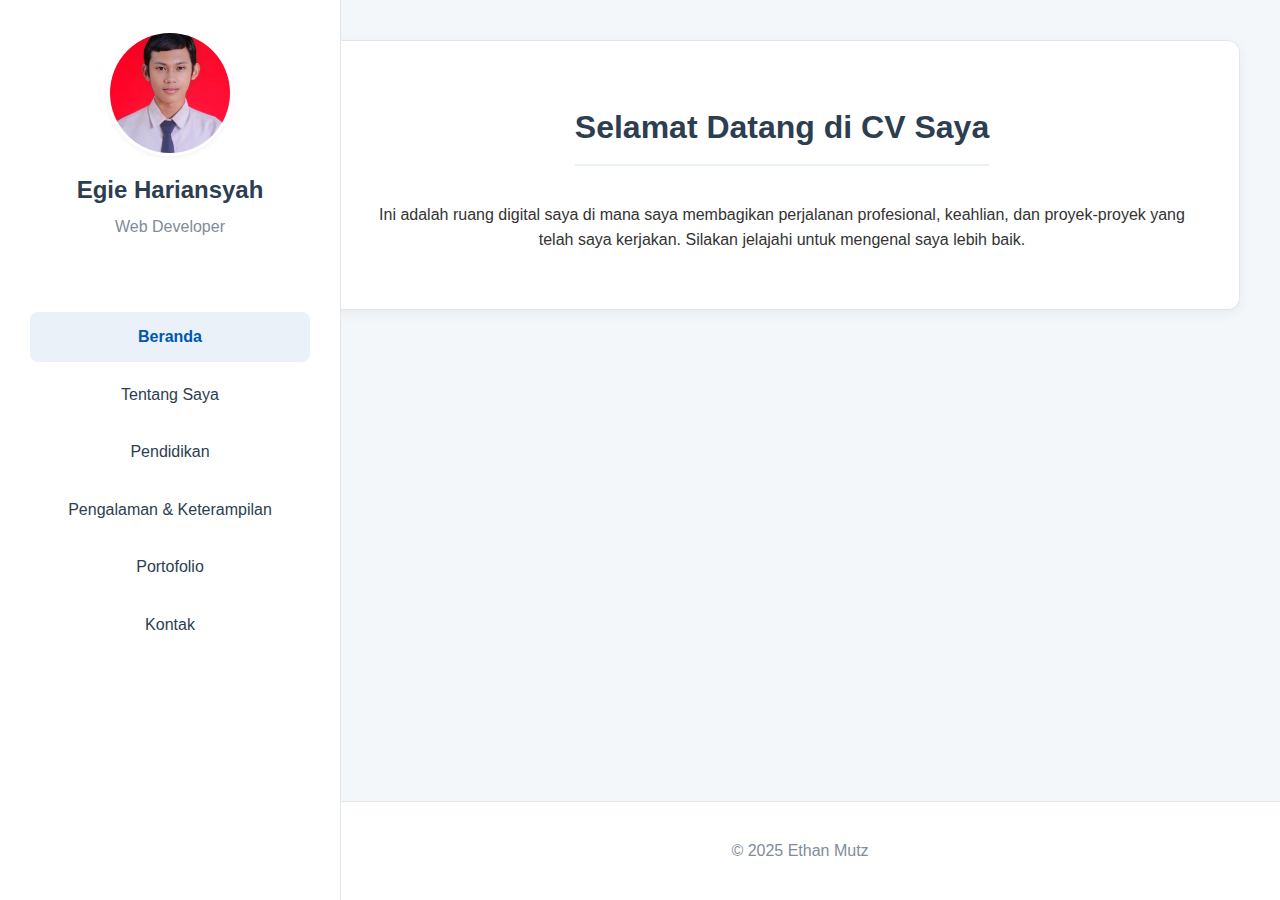
<file: index.html>
<!DOCTYPE html>
<html lang="id">
<head>
    <meta charset="UTF-8">
    <meta name="viewport" content="width=device-width, initial-scale=1.0">
    <title>Beranda - CV Anda</title>
    <link rel="stylesheet" href="style.css">
</head>
<body>
    <div class="hamburger-icon"><span></span><span></span><span></span></div>
    <div class="container">
        <!-- Sidebar -->
        <aside class="sidebar">
            <div class="profile">
                <img src="assets/egie.jpg" alt="Foto Profil Egie Hariansyah" class="profile-pic">
                <h2>Egie Hariansyah</h2>
                <p>Web Developer</p>
            </div>
            <nav>
                <ul>
                    <li><a href="index.html" class="active">Beranda</a></li>
                    <li><a href="tentang.html">Tentang Saya</a></li>
                    <li><a href="pendidikan.html">Pendidikan</a></li>
                    <li><a href="pengalaman.html">Pengalaman & Keterampilan</a></li>
                    <li><a href="portofolio.html">Portofolio</a></li>
                    <li><a href="kontak.html">Kontak</a></li>
                </ul>
            </nav>
        </aside>

        <!-- Content -->
        <main class="content">
            <section id="beranda" class="content-center">
                <h1>Selamat Datang di CV Saya</h1>
                <p>Ini adalah ruang digital saya di mana saya membagikan perjalanan profesional, keahlian, dan proyek-proyek yang telah saya kerjakan. Silakan jelajahi untuk mengenal saya lebih baik.</p>
            </section>
        </main>
    </div>

    <footer>
        <p>&copy; 2025 Ethan Mutz</p>
    </footer>
    <script src="script.js" defer></script>
</body>
</html>
</file>
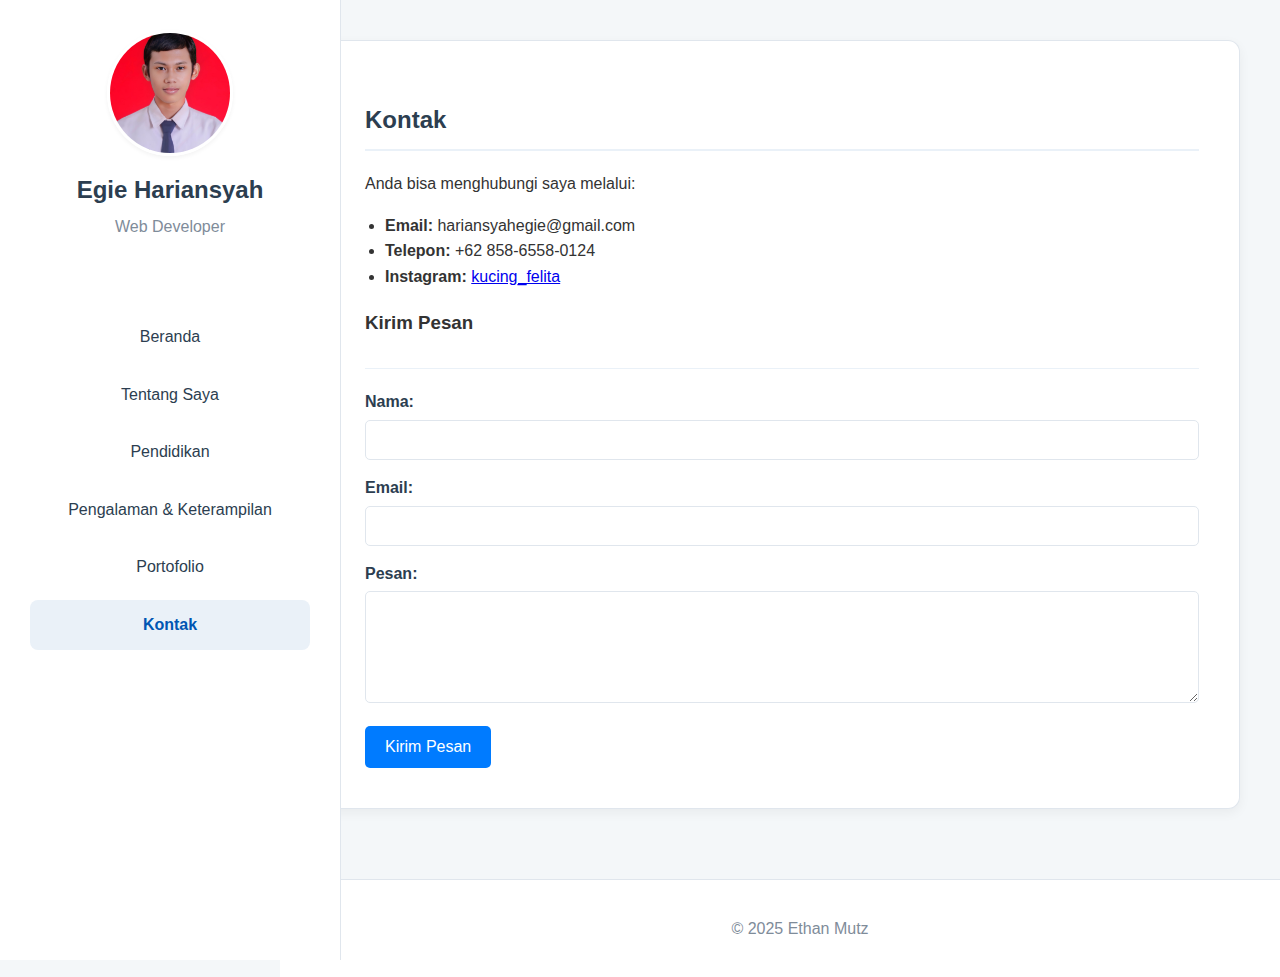
<file: kontak.html>
<!DOCTYPE html>
<html lang="id">
<head>
    <meta charset="UTF-8">
    <meta name="viewport" content="width=device-width, initial-scale=1.0">
    <title>Kontak - CV Anda</title>
    <link rel="stylesheet" href="style.css">
</head>
<body>
    <div class="hamburger-icon"><span></span><span></span><span></span></div>
    <div class="container">
        <!-- Sidebar -->
        <aside class="sidebar">
            <div class="profile">
                <img src="assets/egie.jpg" alt="Foto Profil Egie Hariansyah" class="profile-pic">
                <h2>Egie Hariansyah</h2>
                <p>Web Developer</p>
            </div>
            <nav>
                <ul>
                    <li><a href="index.html">Beranda</a></li>
                    <li><a href="tentang.html">Tentang Saya</a></li>
                    <li><a href="pendidikan.html">Pendidikan</a></li>
                    <li><a href="pengalaman.html">Pengalaman & Keterampilan</a></li>
                    <li><a href="portofolio.html">Portofolio</a></li>
                    <li><a href="kontak.html" class="active">Kontak</a></li>
                </ul>
            </nav>
        </aside>

        <!-- Content -->
        <main class="content">
            <section id="kontak">
                <h2>Kontak</h2>
                <p>Anda bisa menghubungi saya melalui:</p>
                <ul>
                    <li><strong>Email:</strong> hariansyahegie@gmail.com</li>
                    <li><strong>Telepon:</strong> +62 858-6558-0124</li>
                    <li><strong>Instagram:</strong> <a href="https://instagram.com/kucing_felita" target="_blank">kucing_felita</a></li>
                </ul>

                <h3>Kirim Pesan</h3>
                <form class="contact-form">
                    <div class="form-group">
                        <label for="name">Nama:</label>
                        <input type="text" id="name" name="name" required>
                    </div>
                    <div class="form-group">
                        <label for="email">Email:</label>
                        <input type="email" id="email" name="email" required>
                    </div>
                    <div class="form-group">
                        <label for="message">Pesan:</label>
                        <textarea id="message" name="message" rows="5" required></textarea>
                    </div>
                    <button type="submit">Kirim Pesan</button>
                </form>
            </section>
        </main>
    </div>

    <footer>
        <p>&copy; 2025 Ethan Mutz</p>
    </footer>
    <script src="script.js" defer></script>
</body>
</html>
</file>
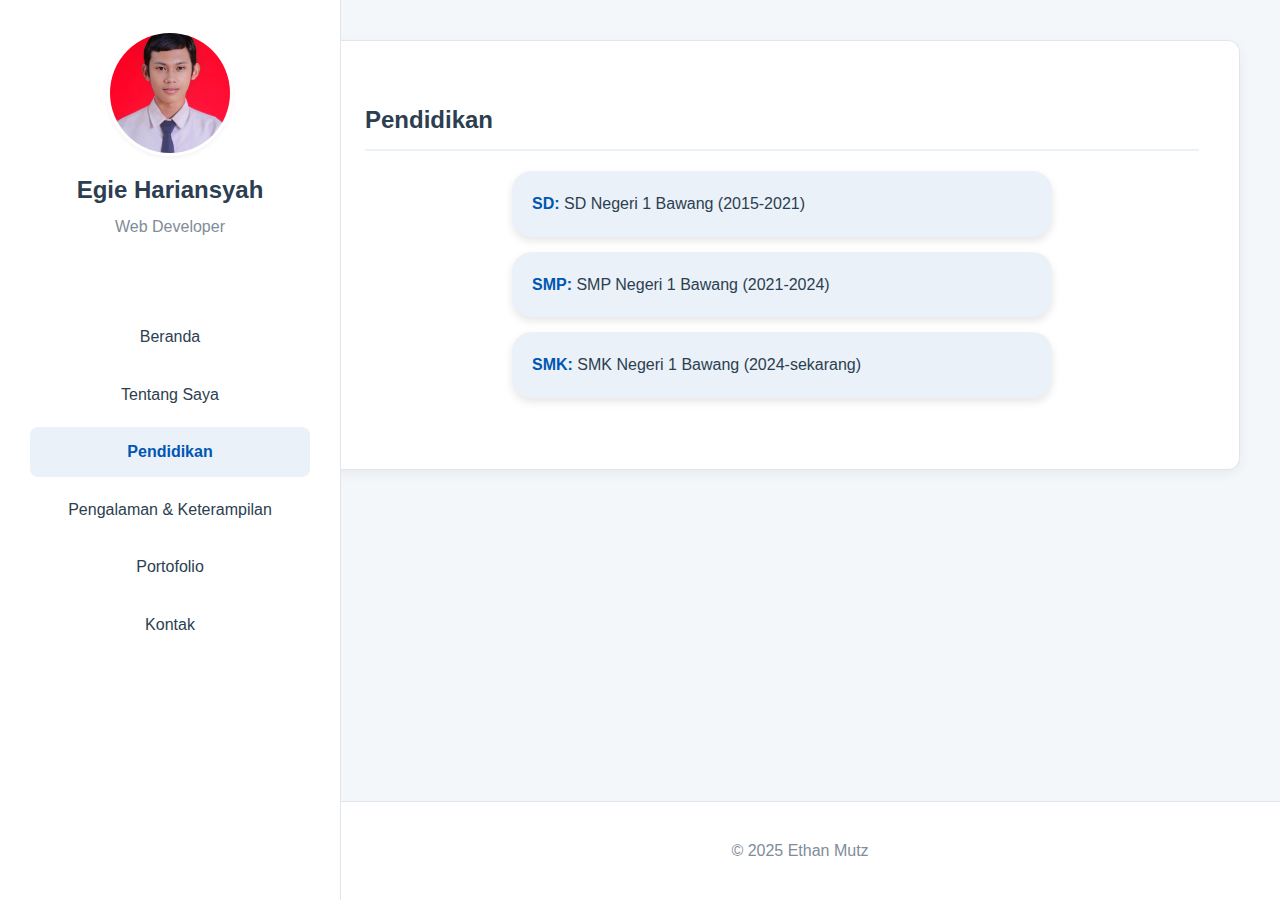
<file: pendidikan.html>
<!DOCTYPE html>
<html lang="id">
<head>
    <meta charset="UTF-8">
    <meta name="viewport" content="width=device-width, initial-scale=1.0">
    <title>Pendidikan - CV Anda</title>
    <link rel="stylesheet" href="style.css">
</head>
<body>
    <div class="hamburger-icon"><span></span><span></span><span></span></div>
    <div class="container">
        <!-- Sidebar -->
        <aside class="sidebar">
            <div class="profile">
                <img src="assets/egie.jpg" alt="Foto Profil Egie Hariansyah" class="profile-pic">
                <h2>Egie Hariansyah</h2>
                <p>Web Developer</p>
            </div>
            <nav>
                <ul>
                    <li><a href="index.html">Beranda</a></li>
                    <li><a href="tentang.html">Tentang Saya</a></li>
                    <li><a href="pendidikan.html" class="active">Pendidikan</a></li>
                    <li><a href="pengalaman.html">Pengalaman & Keterampilan</a></li>
                    <li><a href="portofolio.html">Portofolio</a></li>
                    <li><a href="kontak.html">Kontak</a></li>
                </ul>
            </nav>
        </aside>

        <!-- Content -->
        <main class="content">
            <section id="pendidikan">
                <h2>Pendidikan</h2>
                <ul>
                    <li><strong>SD:</strong> SD Negeri 1 Bawang (2015-2021)</li>
                    <li><strong>SMP:</strong> SMP Negeri 1 Bawang (2021-2024)</li>
                    <li><strong>SMK:</strong> SMK Negeri 1 Bawang (2024-sekarang)</li>
                </ul>
            </section>
        </main>
    </div>

    <footer>
        <p>&copy; 2025 Ethan Mutz</p>
    </footer>
    <script src="script.js" defer></script>
</body>
</html>
</file>
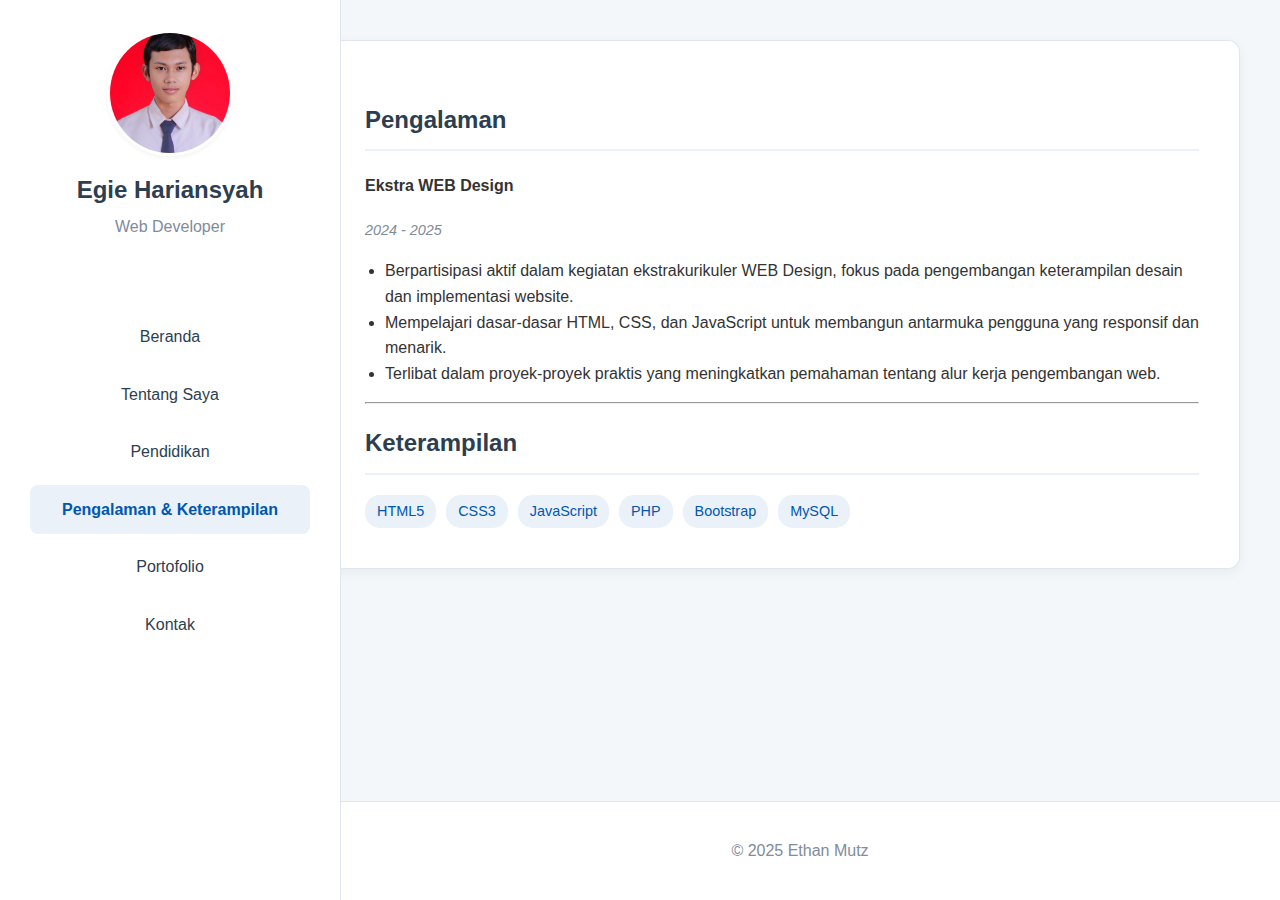
<file: pengalaman.html>
<!DOCTYPE html>
<html lang="id">
<head>
    <meta charset="UTF-8">
    <meta name="viewport" content="width=device-width, initial-scale=1.0">
    <title>Pengalaman & Keterampilan - CV Anda</title>
    <link rel="stylesheet" href="style.css">
</head>
<body>
    <div class="hamburger-icon"><span></span><span></span><span></span></div>
    <div class="container">
        <!-- Sidebar -->
        <aside class="sidebar">
            <div class="profile">
                <img src="assets/egie.jpg" alt="Foto Profil Egie Hariansyah" class="profile-pic">
                <h2>Egie Hariansyah</h2>
                <p>Web Developer</p>
            </div>
            <nav>
                <ul>
                    <li><a href="index.html">Beranda</a></li>
                    <li><a href="tentang.html">Tentang Saya</a></li>
                    <li><a href="pendidikan.html">Pendidikan</a></li>
                    <li><a href="pengalaman.html" class="active">Pengalaman & Keterampilan</a></li>
                    <li><a href="portofolio.html">Portofolio</a></li>
                    <li><a href="kontak.html">Kontak</a></li>
                </ul>
            </nav>
        </aside>

        <!-- Content -->
        <main class="content">
            <section id="pengalaman">
                <h2>Pengalaman</h2>
                <div class="item">
                    <h4>Ekstra WEB Design</h4>
                    <p class="tanggal">2024 - 2025</p>
                    <ul>
                        <li>Berpartisipasi aktif dalam kegiatan ekstrakurikuler WEB Design, fokus pada pengembangan keterampilan desain dan implementasi website.</li>
                        <li>Mempelajari dasar-dasar HTML, CSS, dan JavaScript untuk membangun antarmuka pengguna yang responsif dan menarik.</li>
                        <li>Terlibat dalam proyek-proyek praktis yang meningkatkan pemahaman tentang alur kerja pengembangan web.</li>
                    </ul>
                </div>
                
                <hr>
                <h2>Keterampilan</h2>
                <div class="keterampilan">
                    <span>HTML5</span>
                    <span>CSS3</span>
                    <span>JavaScript</span>
                    <span>PHP</span>
                    <span>Bootstrap</span>
                    <span>MySQL</span>
                </div>
            </section>
        </main>
    </div>

    <footer>
        <p>&copy; 2025 Ethan Mutz</p>
    </footer>
    <script src="script.js" defer></script>
</body>
</html>
</file>
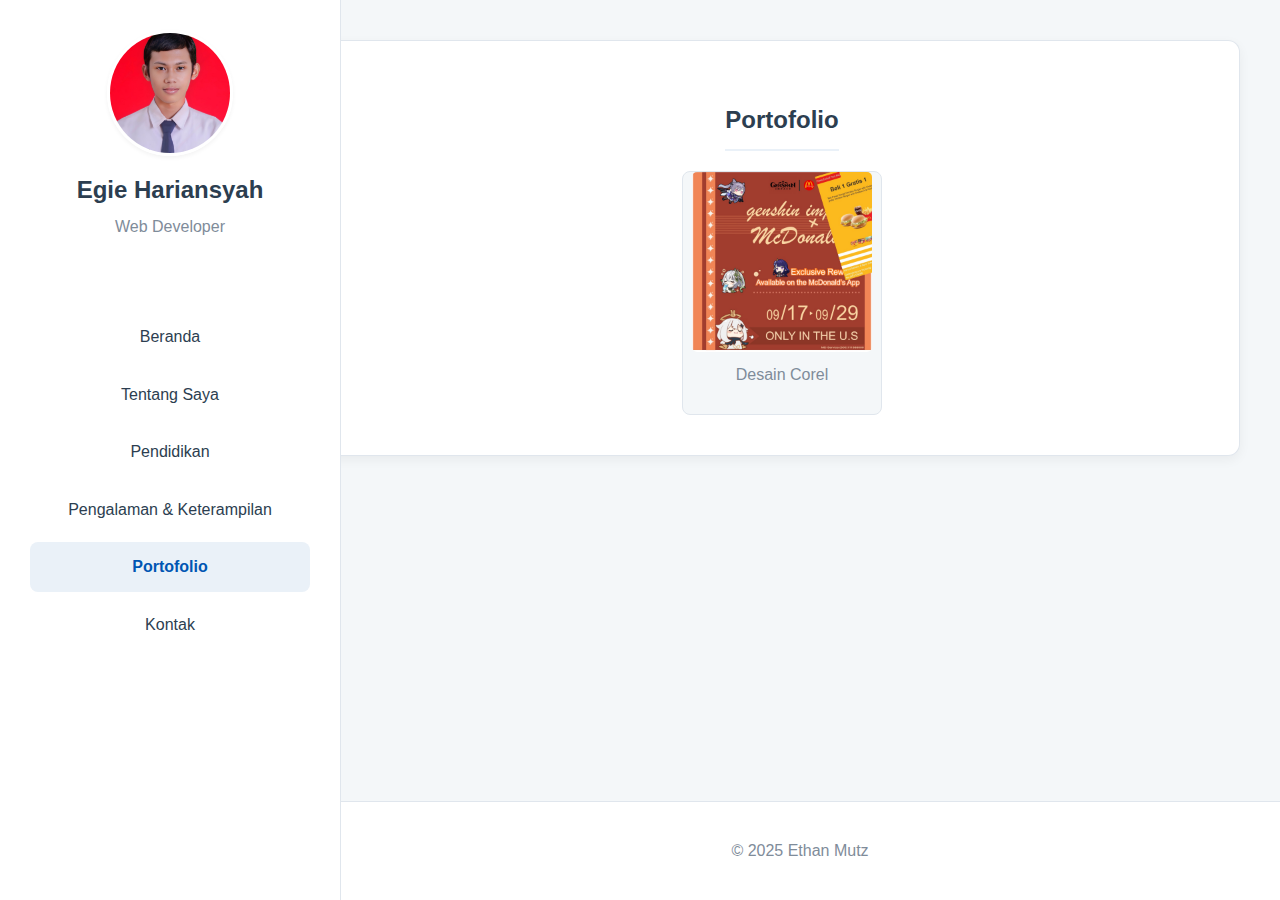
<file: portofolio.html>
<!DOCTYPE html>
<html lang="id">
<head>
    <meta charset="UTF-8">
    <meta name="viewport" content="width=device-width, initial-scale=1.0">
    <title>Portofolio - CV Anda</title>
    <link rel="stylesheet" href="style.css">
</head>
<body>
    <div class="hamburger-icon"><span></span><span></span><span></span></div>
    <div class="container">
        <!-- Sidebar -->
        <aside class="sidebar">
            <div class="profile">
                <img src="assets/egie.jpg" alt="Foto Profil Egie Hariansyah" class="profile-pic">
                <h2>Egie Hariansyah</h2>
                <p>Web Developer</p>
            </div>
            <nav>
                <ul>
                    <li><a href="index.html">Beranda</a></li>
                    <li><a href="tentang.html">Tentang Saya</a></li>
                    <li><a href="pendidikan.html">Pendidikan</a></li>
                    <li><a href="pengalaman.html">Pengalaman & Keterampilan</a></li>
                    <li><a href="portofolio.html" class="active">Portofolio</a></li>
                    <li><a href="kontak.html">Kontak</a></li>
                </ul>
            </nav>
        </aside>

        <!-- Content -->
        <main class="content">
            <section id="portofolio" class="content-center">
                <h2>Portofolio</h2>
                <div class="gallery">
                    <div class="gallery-item">
                        <img src="assets/post.jpeg" alt="Desain Corel">
                        <p>Desain Corel</p>
                    </div>
                </div>
            </section>
        </main>
    </div>

    <footer>
        <p>&copy; 2025 Ethan Mutz</p>
    </footer>
    <script src="script.js" defer></script>
</body>
</html>
</file>
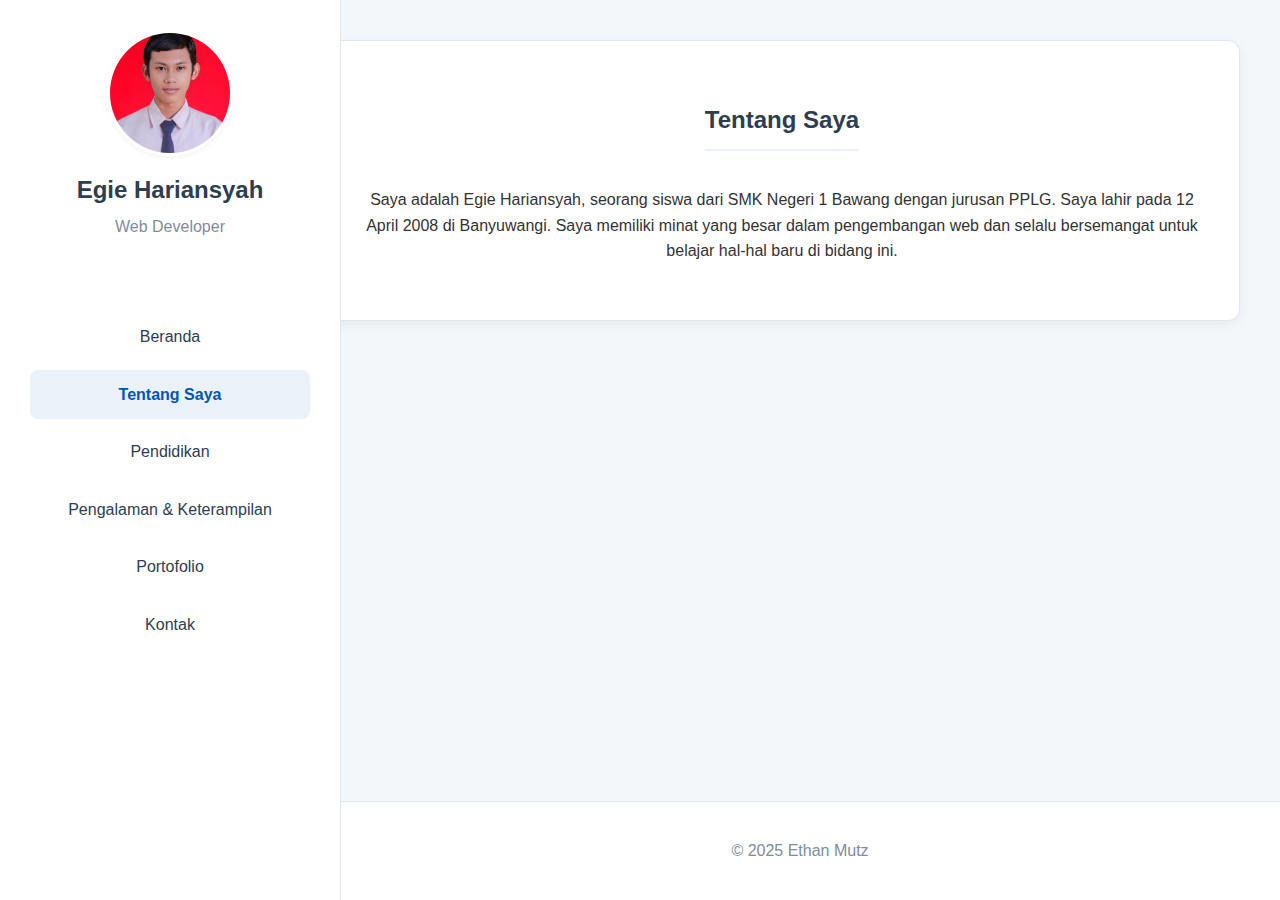
<file: tentang.html>
<!DOCTYPE html>
<html lang="id">
<head>
    <meta charset="UTF-8">
    <meta name="viewport" content="width=device-width, initial-scale=1.0">
    <title>Tentang Saya - CV Anda</title>
    <link rel="stylesheet" href="style.css">
</head>
<body>
    <div class="hamburger-icon"><span></span><span></span><span></span></div>
    <div class="container">
        <!-- Sidebar -->
        <aside class="sidebar">
            <div class="profile">
                <img src="assets/egie.jpg" alt="Foto Profil Egie Hariansyah" class="profile-pic">
                <h2>Egie Hariansyah</h2>
                <p>Web Developer</p>
            </div>
            <nav>
                <ul>
                    <li><a href="index.html">Beranda</a></li>
                    <li><a href="tentang.html" class="active">Tentang Saya</a></li>
                    <li><a href="pendidikan.html">Pendidikan</a></li>
                    <li><a href="pengalaman.html">Pengalaman & Keterampilan</a></li>
                    <li><a href="portofolio.html">Portofolio</a></li>
                    <li><a href="kontak.html">Kontak</a></li>
                </ul>
            </nav>
        </aside>

        <!-- Content -->
        <main class="content">
            <section id="tentang" class="content-center">
                <h2>Tentang Saya</h2>
                <p>Saya adalah Egie Hariansyah, seorang siswa dari SMK Negeri 1 Bawang dengan jurusan PPLG. Saya lahir pada 12 April 2008 di Banyuwangi. Saya memiliki minat yang besar dalam pengembangan web dan selalu bersemangat untuk belajar hal-hal baru di bidang ini.</p>
            </section>
        </main>
    </div>

    <footer>
        <p>&copy; 2025 Ethan Mutz</p>
    </footer>
    <script src="script.js" defer></script>
</body>
</html>
</file>
<file: style.css>
/* General Styling */
@keyframes fadeIn {
    from {
        opacity: 0;
        transform: translateY(20px);
    }
    to {
        opacity: 1;
        transform: translateY(0);
    }
}

body {
    font-family: -apple-system, BlinkMacSystemFont, 'Segoe UI', Roboto, 'Helvetica Neue', Arial, sans-serif;
    background-color: #f4f7f9;
    color: #333;
    margin: 0;
    line-height: 1.6;
    display: flex; /* Make body a flex container */
    flex-direction: column; /* Stack children vertically */
    min-height: 100vh; /* Ensure body takes full viewport height */
    overflow-x: hidden; /* Prevent horizontal scroll when sidebar slides out */
}

.container {
    display: flex;
    width: 100%;
    flex-grow: 1; /* Allow container to grow and fill available space */
}

/* Sidebar Styling */
.sidebar {
    width: 280px;
    background-color: #ffffff;
    padding: 30px;
    position: fixed; /* Keep fixed for large screens */
    height: 100%; /* Still 100% of viewport height for fixed sidebar */
    border-right: 1px solid #e0e6ed;
    display: flex;
    flex-direction: column;
    align-items: center;
    text-align: center;
    z-index: 1000; /* Ensure sidebar is on top */
    transition: transform 0.3s ease-in-out; /* Add transition for smooth slide */
}

.profile .profile-pic {
    width: 120px;
    height: 120px;
    border-radius: 50%;
    margin: 0 auto 15px auto;
    border: 3px solid #ffffff;
    box-shadow: 0 2px 4px rgba(0,0,0,0.05);
    object-fit: cover; /* Ensure image covers the area without distortion */
    display: block; /* Remove extra space below image */
}

.profile h2 {
    margin: 0;
    color: #2c3e50;
}

.profile p {
    margin-top: 5px;
    color: #7f8c9a;
}

.sidebar nav {
    margin-top: 40px;
    width: 100%;
}

.sidebar nav ul {
    list-style: none;
    padding: 0;
}

.sidebar nav ul li a {
    display: block;
    padding: 12px 15px;
    text-decoration: none;
    color: #2c3e50;
    border-radius: 8px;
    margin-bottom: 8px;
    transition: background-color 0.3s, color 0.3s;
}

.sidebar nav ul li a.active {
    background-color: #eaf1f8;
    color: #0056b3;
    font-weight: bold;
}

.sidebar nav ul li a:hover {
    background-color: #eaf1f8;
    color: #0056b3;
}

/* Content Styling */
.content {
    margin-left: 280px; /* Push content past fixed sidebar */
    padding: 40px;
    width: calc(100% - 280px); /* Take remaining width */
    transition: margin-left 0.3s ease-in-out, transform 0.3s ease-in-out; /* Add transition for smooth shift */
    animation: fadeIn 0.8s ease-in-out;
}

.content section {
    background-color: #ffffff;
    padding: 40px;
    margin-bottom: 30px;
    border-radius: 12px;
    border: 1px solid #e0e6ed;
    box-shadow: 0 4px 12px rgba(0,0,0,0.05);
    transition: transform 0.3s ease, box-shadow 0.3s ease;
    border-left: 5px solid #007bff;
}

.content section:hover {
    transform: translateY(-5px);
    box-shadow: 0 8px 20px rgba(0,0,0,0.08);
}

.content h1, .content h2 {
    color: #2c3e50;
    border-bottom: 2px solid #eaf1f8;
    padding-bottom: 10px;
    margin-bottom: 20px;
}

.content ul {
    padding-left: 20px;
}

.item .tanggal {
    font-style: italic;
    color: #7f8c9a;
    font-size: 0.9em;
}

.keterampilan {
    display: flex;
    flex-wrap: wrap;
    gap: 10px;
    margin-top: 15px;
}

.keterampilan span {
    background-color: #eaf1f8;
    color: #0056b3;
    padding: 5px 12px;
    border-radius: 15px;
    font-size: 0.9em;
}

.gallery {
    display: grid;
    grid-template-columns: repeat(auto-fill, minmax(200px, 1fr));
    gap: 20px;
}

.gallery-item {
    background-color: #f4f7f9;
    /* height: 150px; */ /* Removed fixed height */
    border: 1px solid #e0e6ed;
    border-radius: 8px;
    display: flex;
    flex-direction: column; /* Allow content to stack */
    align-items: center;
    justify-content: center;
    overflow: hidden; /* Hide overflowing image parts */
    padding-bottom: 10px; /* Add some padding at the bottom for text */
}

.gallery-item img {
    max-width: 100%;
    height: 180px; /* Increased height for images in gallery items */
    object-fit: cover; /* Cover the container, cropping if necessary */
    display: block;
    flex-shrink: 0; /* Prevent image from shrinking */
    border-radius: 5px; /* Slightly rounded corners for images */
    margin-bottom: 10px; /* Space between image and text */
}

.gallery-item p {
    color: #7f8c9a;
    margin-top: 0; /* Reset margin-top as image now has margin-bottom */
    text-align: center;
}

/* Contact Form Styling */
.contact-form {
    margin-top: 30px;
    padding-top: 20px;
    border-top: 1px solid #eaf1f8;
}

.form-group {
    margin-bottom: 15px;
}

.form-group label {
    display: block;
    margin-bottom: 5px;
    font-weight: bold;
    color: #2c3e50;
}

.form-group input[type="text"],
.form-group input[type="email"],
.form-group textarea {
    width: 100%;
    padding: 10px;
    border: 1px solid #e0e6ed;
    border-radius: 5px;
    font-family: inherit;
    font-size: 1em;
    box-sizing: border-box; /* Include padding and border in the element's total width and height */
}

.form-group textarea {
    resize: vertical; /* Allow vertical resizing */
}

.contact-form button[type="submit"] {
    background-color: #007bff;
    color: white;
    padding: 12px 20px;
    border: none;
    border-radius: 5px;
    cursor: pointer;
    font-size: 1em;
    transition: background-color 0.3s ease;
}

.contact-form button[type="submit"]:hover {
    background-color: #0056b3;
}

/* Footer */
footer {
    text-align: center;
    padding: 20px;
    background-color: #ffffff;
    border-top: 1px solid #e0e6ed;
    margin-left: 280px; /* Push footer past fixed sidebar */
    color: #7f8c9a;
    width: calc(100% - 280px); /* Match content width */
    transition: margin-left 0.3s ease-in-out, transform 0.3s ease-in-out; /* Add transition for smooth shift */
}

/* Hamburger Icon */
.hamburger-icon {
    display: none; /* Hidden by default on large screens */
    position: fixed;
    top: 20px;
    left: 20px;
    width: 30px;
    height: 24px;
    cursor: pointer;
    z-index: 1001; /* Above sidebar */
    flex-direction: column;
    justify-content: space-between;
    padding: 5px;
    background-color: #ffffff;
    border-radius: 5px;
    box-shadow: 0 2px 5px rgba(0,0,0,0.1);
}

.hamburger-icon span {
    display: block;
    width: 100%;
    height: 3px;
    background-color: #333;
    border-radius: 2px;
}

/* Media Queries for Responsiveness */
@media (max-width: 768px) {
    .hamburger-icon {
        display: flex; /* Show hamburger on small screens */
    }

    .sidebar {
        transform: translateX(-100%); /* Hide sidebar by default */
        position: fixed; /* Keep fixed for sliding effect */
        left: 0;
        top: 0;
        width: 280px; /* Fixed width for slide-out */
        height: 100vh; /* Full height */
        border-right: 1px solid #e0e6ed; /* Keep border for slide-out */
        padding-top: 80px; /* Space for hamburger icon */
    }

    body.sidebar-open .sidebar {
        transform: translateX(0); /* Show sidebar when open */
    }

    .content {
        margin-left: 0; /* No offset needed */
        width: 100%; /* Full width */
        padding: 20px; /* Adjust padding */
    }

    footer {
        margin-left: 0; /* No offset needed */
        width: 100%; /* Full width */
    }

    /* Optional: Overlay effect when sidebar is open */
    body.sidebar-open .content, body.sidebar-open footer {
        transform: translateX(280px); /* Push content to the right */
    }

    .profile .profile-pic {
        margin-bottom: 10px; /* Adjust margin */
    }

    .profile h2, .profile p {
        margin-bottom: 5px;
    }

    .sidebar nav {
        margin-top: 20px;
    }
}

.content-center {
    display: flex;
    flex-direction: column;
    align-items: center;
    text-align: center;
}

#pendidikan ul {
    list-style: none;
    padding: 0;
    display: flex;
    flex-direction: column;
    align-items: center;
}

#pendidikan li {
    background-color: #eaf1f8;
    color: #2c3e50;
    padding: 20px;
    margin-bottom: 15px;
    border-radius: 20px;
    width: 80%;
    max-width: 500px;
    box-shadow: 0 4px 8px rgba(0,0,0,0.1);
    transition: transform 0.3s ease, box-shadow 0.3s ease;
}

#pendidikan li:hover {
    transform: translateY(-5px);
    box-shadow: 0 8px 16px rgba(0,0,0,0.15);
}

#pendidikan li strong {
    color: #0056b3;
}
</file>
